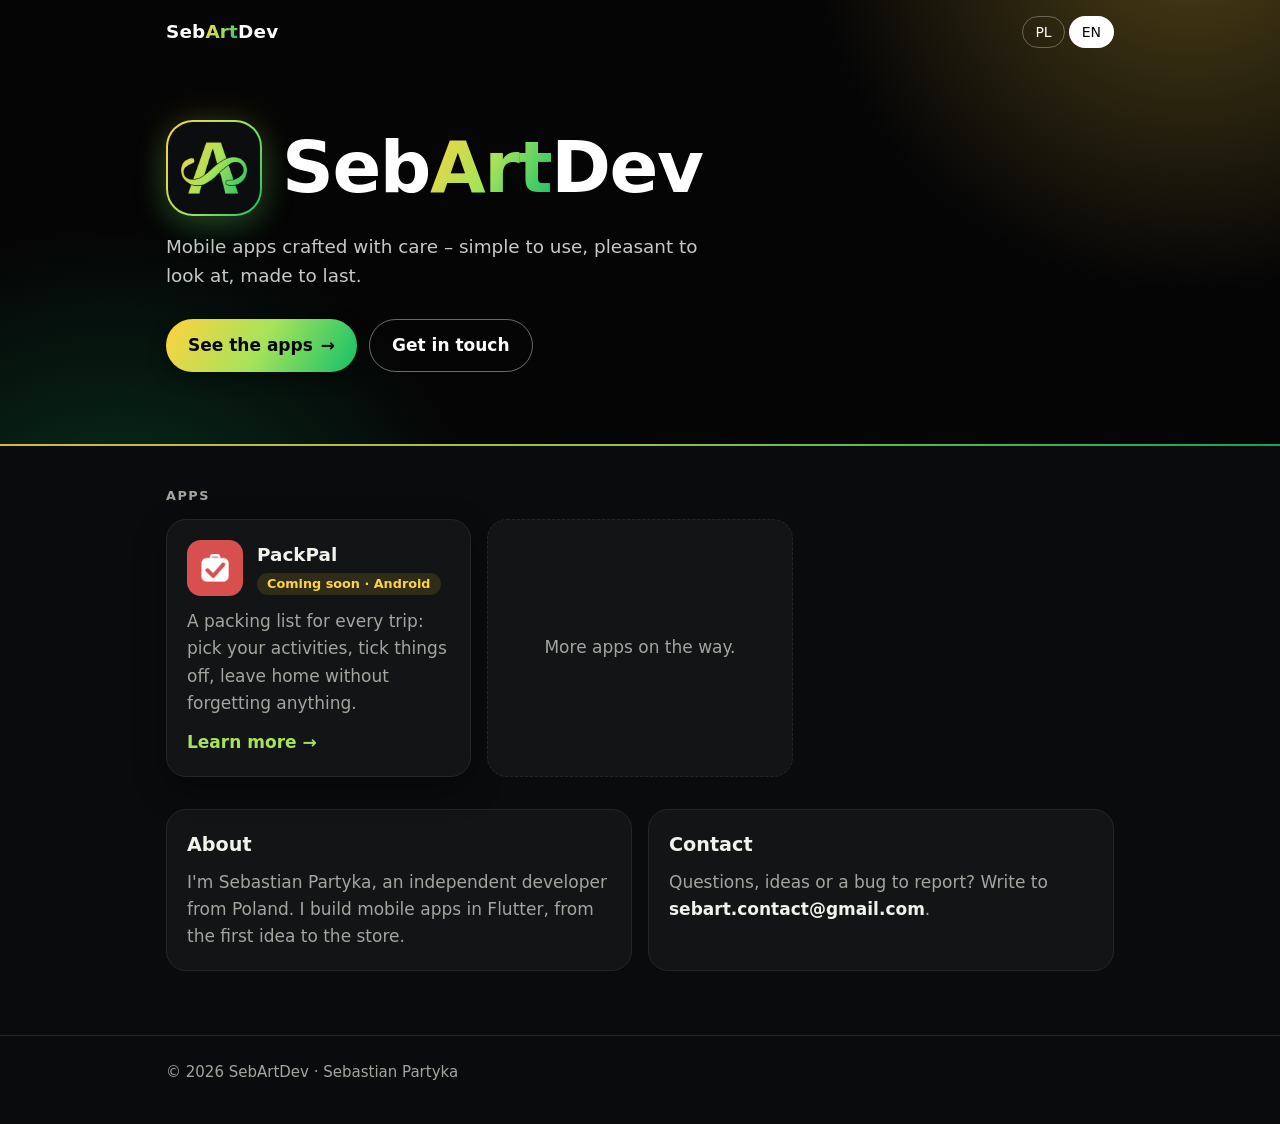
<file: index.html>
<!doctype html>
<html lang="en">
<head>
  <meta charset="utf-8">
  <meta name="viewport" content="width=device-width, initial-scale=1">
  <title>SebArtDev – mobile apps</title>
  <meta name="description" content="SebArtDev – mobile apps by Sebastian Partyka. Aplikacje mobilne Sebastiana Partyki.">
  <meta name="theme-color" content="#050506">
  <link rel="icon" href="favicon.png">
  <link rel="stylesheet" href="home.css">
</head>
<body>
  <header class="hero">
    <div class="wrap">
      <div class="bar">
        <a class="logo" href="./">Seb<b>Art</b>Dev</a>
        <div class="lang-switch">
          <button type="button" data-set-lang="pl" aria-pressed="false">PL</button>
          <button type="button" data-set-lang="en" aria-pressed="true">EN</button>
        </div>
      </div>
      <div class="hero-body">
        <div class="brand">
          <div class="logo-mark" aria-hidden="true"></div>
          <h1 class="wordmark">Seb<b>Art</b>Dev</h1>
        </div>
        <p class="tagline" data-lang="en">Mobile apps crafted with care –
          simple to use, pleasant to look at, made to last.</p>
        <p class="tagline" data-lang="pl">Aplikacje mobilne robione
          starannie – proste w obsłudze, przyjemne dla oka, zrobione na
          lata.</p>
        <div class="hero-links">
          <a class="pill primary" href="#apps" data-lang="en">See the apps <span class="arrow" aria-hidden="true">→</span></a>
          <a class="pill primary" href="#apps" data-lang="pl">Zobacz aplikacje <span class="arrow" aria-hidden="true">→</span></a>
          <a class="pill ghost" href="#contact" data-lang="en">Get in touch</a>
          <a class="pill ghost" href="#contact" data-lang="pl">Kontakt</a>
        </div>
      </div>
    </div>
    <div class="hero-line"></div>
  </header>

  <main class="wrap">
    <section id="apps">
      <p class="eyebrow" data-lang="en">Apps</p>
      <p class="eyebrow" data-lang="pl">Aplikacje</p>
      <div class="apps">
        <a class="app" href="packpal/">
          <div class="app-head">
            <img src="packpal/icon.png" alt="">
            <div>
              <strong>PackPal</strong>
              <span class="chip" data-lang="en">Coming soon · Android</span>
              <span class="chip" data-lang="pl">Wkrótce · Android</span>
            </div>
          </div>
          <p data-lang="en">A packing list for every trip: pick your
            activities, tick things off, leave home without forgetting
            anything.</p>
          <p data-lang="pl">Lista pakowania na każdy wyjazd: zaznacz
            aktywności, odhaczaj rzeczy i wychodź z domu bez obaw, że coś
            zostało.</p>
          <span class="more" data-lang="en">Learn more →</span>
          <span class="more" data-lang="pl">Więcej →</span>
        </a>
        <div class="app placeholder">
          <p data-lang="en">More apps on the way.</p>
          <p data-lang="pl">Kolejne aplikacje w drodze.</p>
        </div>
      </div>
    </section>

    <section class="about">
      <div class="panel">
        <h2 data-lang="en">About</h2>
        <h2 data-lang="pl">O mnie</h2>
        <p data-lang="en">I'm Sebastian Partyka, an independent developer
          from Poland. I build mobile apps in Flutter, from the first idea
          to the store.</p>
        <p data-lang="pl">Jestem Sebastian Partyka, niezależny twórca
          z Polski. Tworzę aplikacje mobilne we Flutterze – od pierwszego
          pomysłu do publikacji w sklepie.</p>
      </div>
      <div class="panel" id="contact">
        <h2 data-lang="en">Contact</h2>
        <h2 data-lang="pl">Kontakt</h2>
        <p data-lang="en">Questions, ideas or a bug to report? Write to
          <span class="mail"></span>.</p>
        <p data-lang="pl">Pytanie, pomysł albo błąd do zgłoszenia? Napisz
          na <span class="mail"></span>.</p>
      </div>
    </section>
  </main>

  <footer>
    <div class="wrap">© 2026 SebArtDev · Sebastian Partyka</div>
  </footer>
  <script src="lang.js"></script>
  <script src="ripple.js"></script>
</body>
</html>
</file>
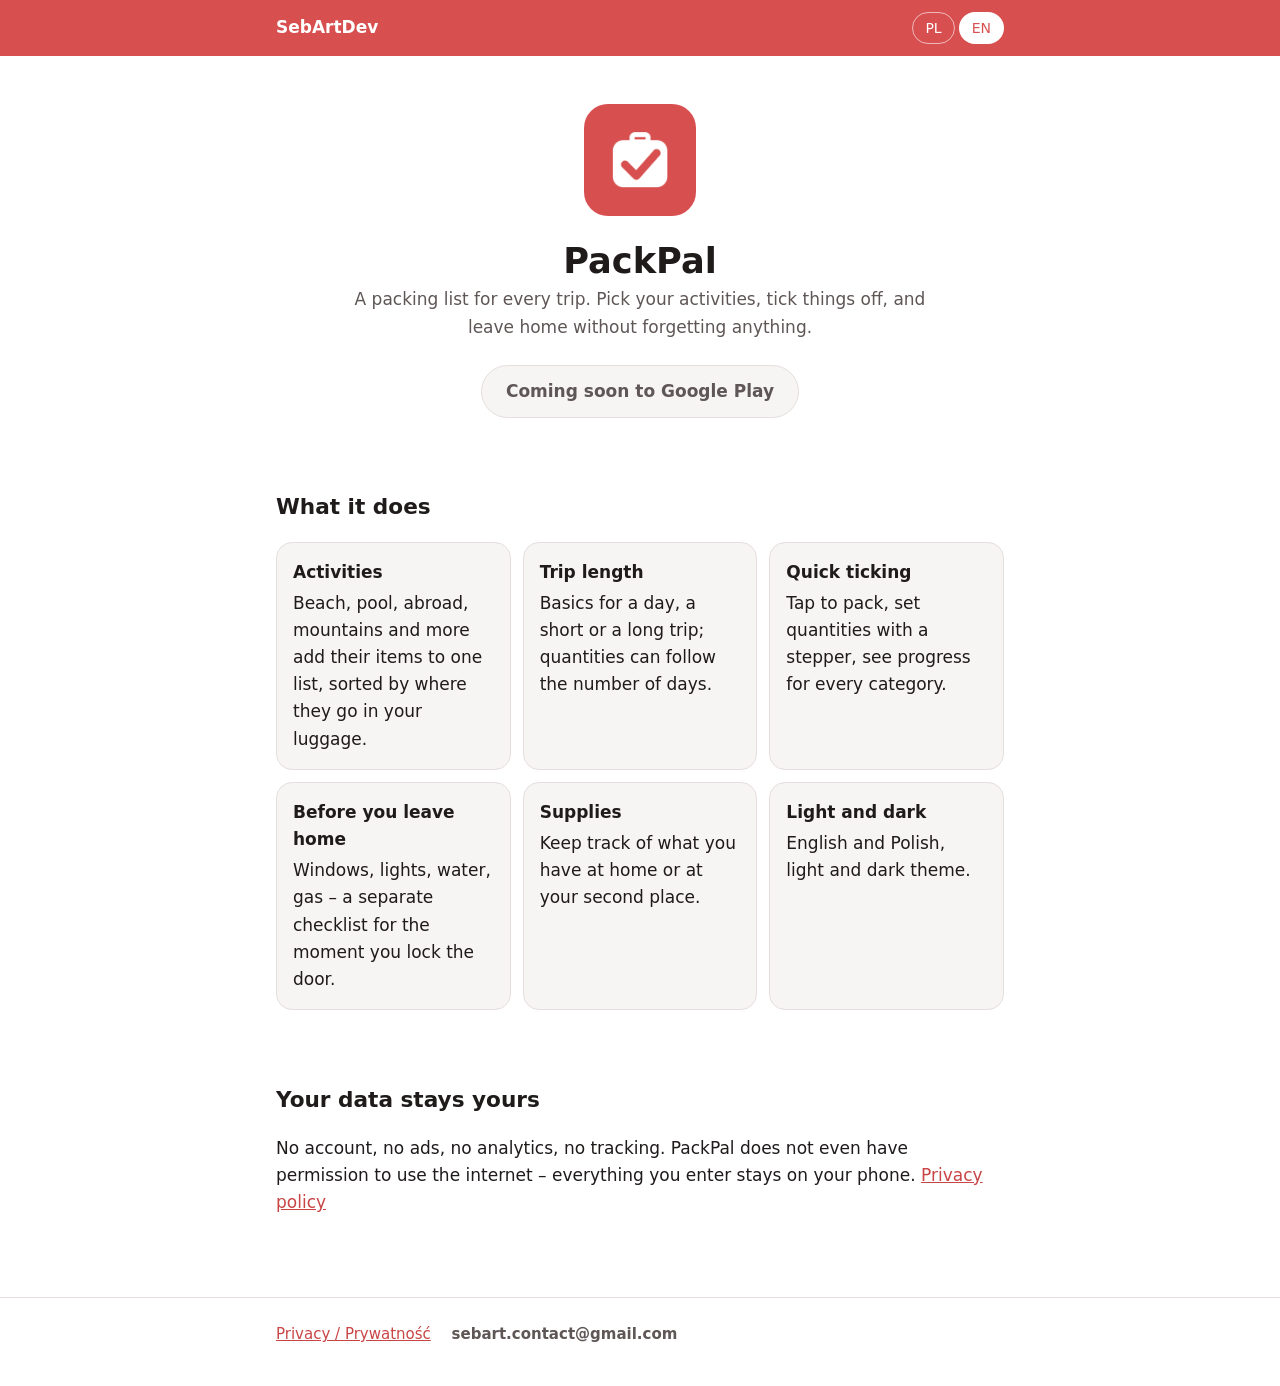
<file: packpal/index.html>
<!doctype html>
<html lang="en">
<head>
  <meta charset="utf-8">
  <meta name="viewport" content="width=device-width, initial-scale=1">
  <title>PackPal – packing list</title>
  <meta name="description" content="PackPal – an offline packing list for every trip. No account, no ads, no tracking. Lista pakowania na każdy wyjazd, offline i bez konta.">
  <link rel="icon" href="icon.png">
  <link rel="stylesheet" href="../style.css">
</head>
<body>
  <header class="top">
    <div class="wrap">
      <a href="../">SebArtDev</a>
      <div class="lang-switch">
        <button type="button" data-set-lang="pl" aria-pressed="false">PL</button>
        <button type="button" data-set-lang="en" aria-pressed="true">EN</button>
      </div>
    </div>
  </header>

  <main class="wrap">
    <!-- English -->
    <div data-lang="en">
      <div class="hero">
        <img src="icon.png" alt="PackPal icon">
        <h1>PackPal</h1>
        <p>A packing list for every trip. Pick your activities, tick things
          off, and leave home without forgetting anything.</p>
        <span class="button disabled">Coming soon to Google Play</span>
      </div>

      <section>
        <h2>What it does</h2>
        <ul class="cards">
          <li><strong>Activities</strong>Beach, pool, abroad, mountains and
            more add their items to one list, sorted by where they go in
            your luggage.</li>
          <li><strong>Trip length</strong>Basics for a day, a short or a long
            trip; quantities can follow the number of days.</li>
          <li><strong>Quick ticking</strong>Tap to pack, set quantities with
            a stepper, see progress for every category.</li>
          <li><strong>Before you leave home</strong>Windows, lights, water,
            gas – a separate checklist for the moment you lock the door.</li>
          <li><strong>Supplies</strong>Keep track of what you have at home
            or at your second place.</li>
          <li><strong>Light and dark</strong>English and Polish, light and
            dark theme.</li>
        </ul>
      </section>

      <section>
        <h2>Your data stays yours</h2>
        <p>No account, no ads, no analytics, no tracking. PackPal does not
          even have permission to use the internet – everything you enter
          stays on your phone. <a href="privacy.html">Privacy policy</a></p>
      </section>
    </div>

    <!-- Polski -->
    <div data-lang="pl">
      <div class="hero">
        <img src="icon.png" alt="Ikona PackPal">
        <h1>PackPal</h1>
        <p>Lista pakowania na każdy wyjazd. Zaznacz aktywności, odhaczaj
          rzeczy i wychodź z domu bez obawy, że coś zostało.</p>
        <span class="button disabled">Wkrótce w Google Play</span>
      </div>

      <section>
        <h2>Co potrafi</h2>
        <ul class="cards">
          <li><strong>Aktywności</strong>Plaża, basen, zagranica, góry
            i inne dokładają rzeczy do jednej listy, ułożonej według miejsca
            w bagażu.</li>
          <li><strong>Długość wyjazdu</strong>Podstawy na dzień, krótki albo
            długi wyjazd; ilości mogą rosnąć z liczbą dni.</li>
          <li><strong>Szybkie odhaczanie</strong>Tap i spakowane, ilość
            stepperem, postęp w każdej kategorii.</li>
          <li><strong>Przed wyjściem z domu</strong>Okna, światła, woda,
            gaz – osobna lista na moment zamykania drzwi.</li>
          <li><strong>Zapasy</strong>Wiesz, ile czego masz w domu albo na
            stancji.</li>
          <li><strong>Jasny i ciemny</strong>Po polsku i po angielsku, motyw
            jasny i ciemny.</li>
        </ul>
      </section>

      <section>
        <h2>Twoje dane są Twoje</h2>
        <p>Bez konta, reklam, analityki i śledzenia. PackPal nie ma nawet
          uprawnienia do internetu – wszystko, co wpiszesz, zostaje na
          telefonie. <a href="privacy.html">Polityka prywatności</a></p>
      </section>
    </div>
  </main>

  <footer>
    <div class="wrap">
      <a href="privacy.html">Privacy / Prywatność</a>
      <span class="mail"></span>
    </div>
  </footer>
  <script src="../lang.js"></script>
</body>
</html>
</file>
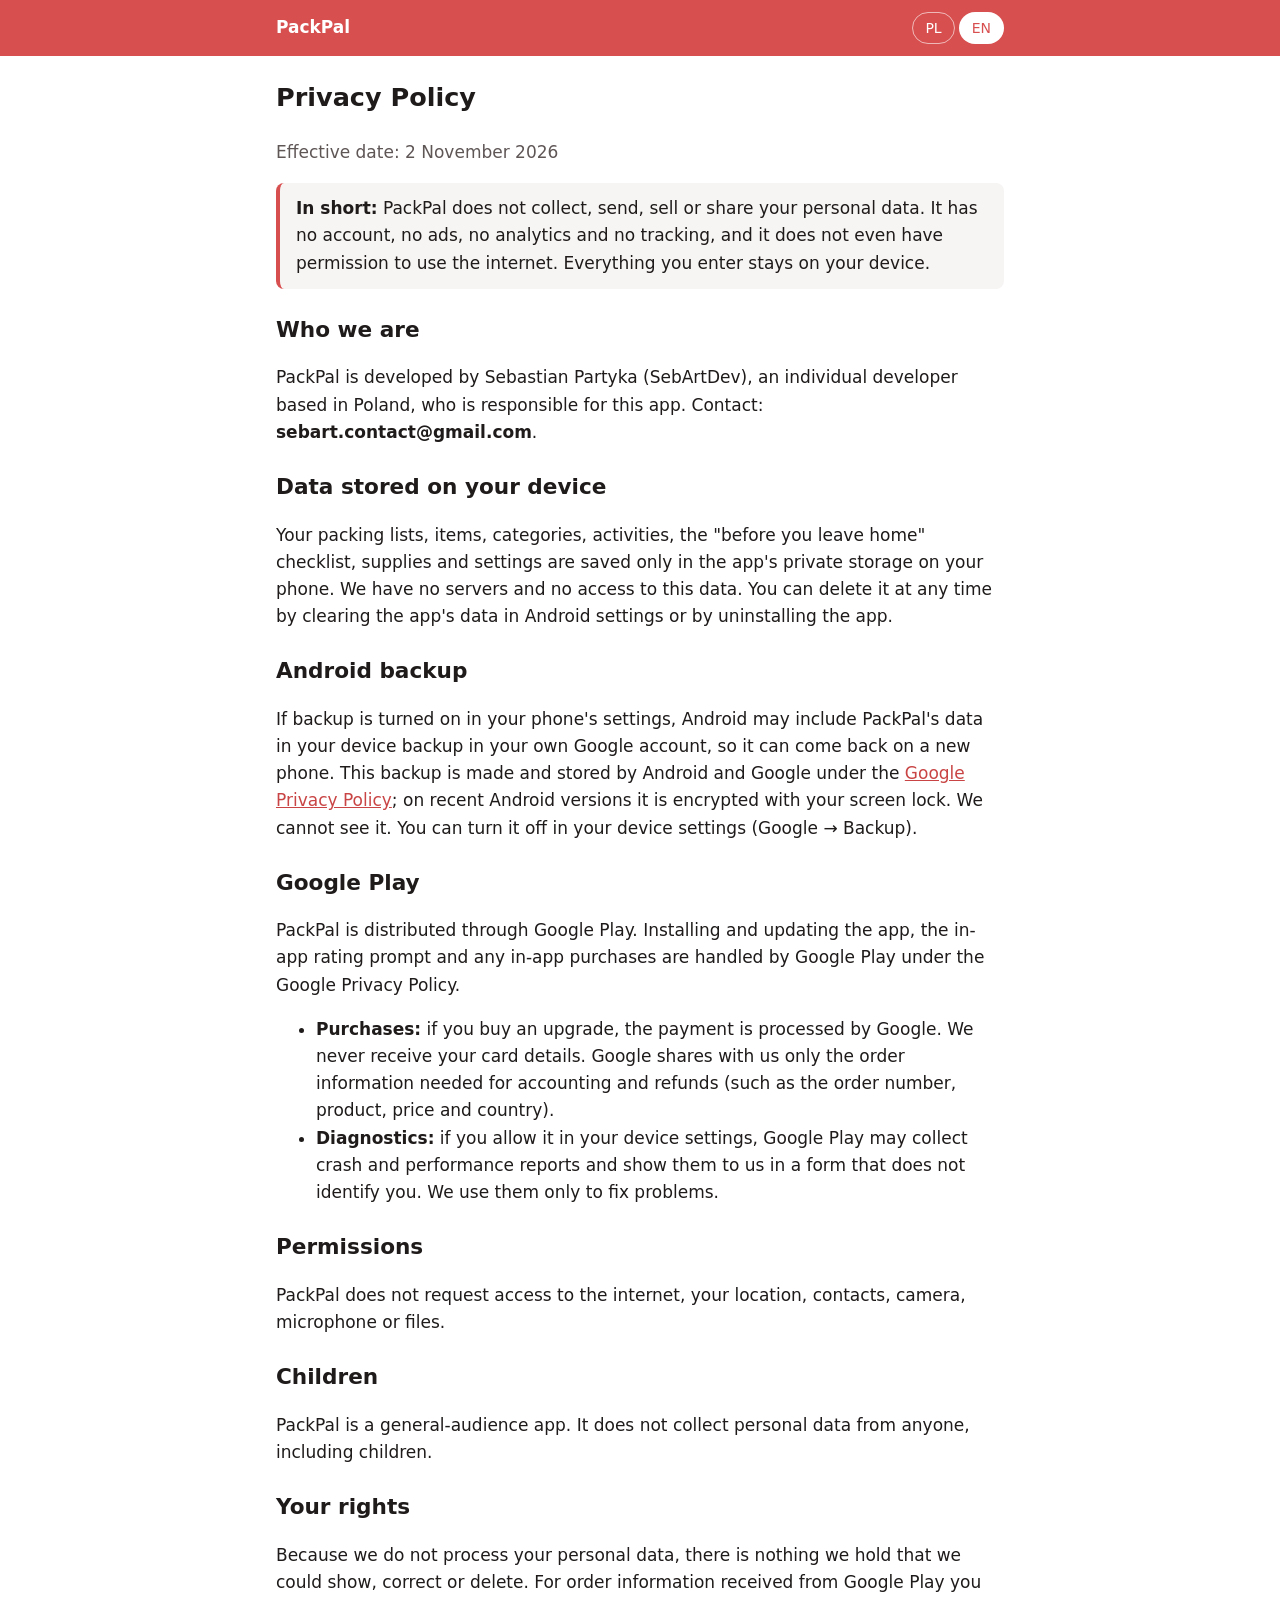
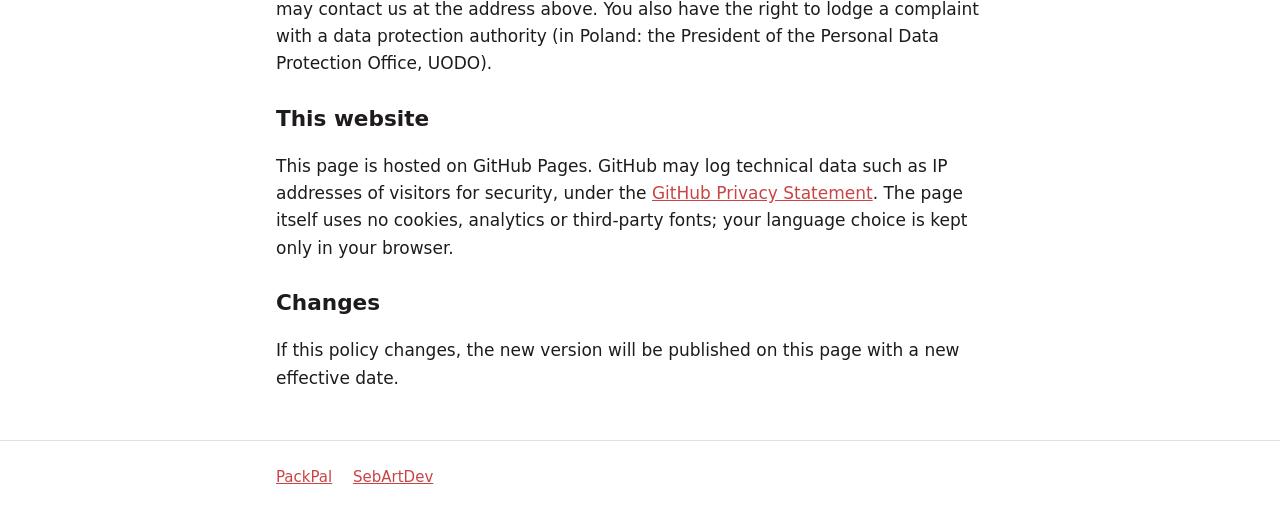
<file: packpal/privacy.html>
<!doctype html>
<html lang="en">
<head>
  <meta charset="utf-8">
  <meta name="viewport" content="width=device-width, initial-scale=1">
  <title>PackPal – Privacy Policy</title>
  <meta name="description" content="Privacy policy of PackPal, the offline packing list app by SebArtDev.">
  <link rel="icon" href="icon.png">
  <link rel="stylesheet" href="../style.css">
</head>
<body>
  <header class="top">
    <div class="wrap">
      <a href="./">PackPal</a>
      <div class="lang-switch">
        <button type="button" data-set-lang="pl" aria-pressed="false">PL</button>
        <button type="button" data-set-lang="en" aria-pressed="true">EN</button>
      </div>
    </div>
  </header>

  <main class="wrap">
    <!-- English -->
    <article data-lang="en">
      <h1>Privacy Policy</h1>
      <p class="muted">Effective date: 2 November 2026</p>

      <p class="note"><strong>In short:</strong> PackPal does not collect,
        send, sell or share your personal data. It has no account, no ads,
        no analytics and no tracking, and it does not even have permission
        to use the internet. Everything you enter stays on your device.</p>

      <h2>Who we are</h2>
      <p>PackPal is developed by Sebastian Partyka (SebArtDev), an
        individual developer based in Poland, who is responsible for this
        app. Contact: <span class="mail"></span>.</p>

      <h2>Data stored on your device</h2>
      <p>Your packing lists, items, categories, activities, the "before you
        leave home" checklist, supplies and settings are saved only in the
        app's private storage on your phone. We have no servers and no
        access to this data. You can delete it at any time by clearing the
        app's data in Android settings or by uninstalling the app.</p>

      <h2>Android backup</h2>
      <p>If backup is turned on in your phone's settings, Android may
        include PackPal's data in your device backup in your own Google
        account, so it can come back on a new phone. This backup is made
        and stored by Android and Google under the
        <a href="https://policies.google.com/privacy">Google Privacy
        Policy</a>; on recent Android versions it is encrypted with your
        screen lock. We cannot see it. You can turn it off in your device
        settings (Google → Backup).</p>

      <h2>Google Play</h2>
      <p>PackPal is distributed through Google Play. Installing and
        updating the app, the in-app rating prompt and any in-app purchases
        are handled by Google Play under the Google Privacy Policy.</p>
      <ul>
        <li><strong>Purchases:</strong> if you buy an upgrade, the payment
          is processed by Google. We never receive your card details. Google
          shares with us only the order information needed for accounting
          and refunds (such as the order number, product, price and
          country).</li>
        <li><strong>Diagnostics:</strong> if you allow it in your device
          settings, Google Play may collect crash and performance reports
          and show them to us in a form that does not identify you. We use
          them only to fix problems.</li>
      </ul>

      <h2>Permissions</h2>
      <p>PackPal does not request access to the internet, your location,
        contacts, camera, microphone or files.</p>

      <h2>Children</h2>
      <p>PackPal is a general-audience app. It does not collect personal
        data from anyone, including children.</p>

      <h2>Your rights</h2>
      <p>Because we do not process your personal data, there is nothing we
        hold that we could show, correct or delete. For order information
        received from Google Play you may contact us at the address above.
        You also have the right to lodge a complaint with a data protection
        authority (in Poland: the President of the Personal Data Protection
        Office, UODO).</p>

      <h2>This website</h2>
      <p>This page is hosted on GitHub Pages. GitHub may log technical data
        such as IP addresses of visitors for security, under the
        <a href="https://docs.github.com/site-policy/privacy-policies/github-general-privacy-statement">GitHub
        Privacy Statement</a>. The page itself uses no cookies, analytics or
        third-party fonts; your language choice is kept only in your
        browser.</p>

      <h2>Changes</h2>
      <p>If this policy changes, the new version will be published on this
        page with a new effective date.</p>
    </article>

    <!-- Polski -->
    <article data-lang="pl">
      <h1>Polityka prywatności</h1>
      <p class="muted">Obowiązuje od: 2 listopada 2026</p>

      <p class="note"><strong>W skrócie:</strong> PackPal nie zbiera, nie
        wysyła, nie sprzedaje ani nie udostępnia Twoich danych osobowych.
        Nie ma konta, reklam, analityki ani śledzenia i nie ma nawet
        uprawnienia do korzystania z internetu. Wszystko, co wpiszesz,
        zostaje na Twoim urządzeniu.</p>

      <h2>Kim jesteśmy</h2>
      <p>Twórcą aplikacji PackPal i osobą za nią odpowiedzialną jest
        Sebastian Partyka (SebArtDev), niezależny twórca z Polski. Kontakt:
        <span class="mail"></span>.</p>

      <h2>Dane zapisane na urządzeniu</h2>
      <p>Listy pakowania, rzeczy, kategorie, aktywności, lista „Przed
        wyjściem z domu”, zapasy i ustawienia są zapisywane wyłącznie
        w prywatnej pamięci aplikacji na Twoim telefonie. Nie mamy serwerów
        ani dostępu do tych danych. Możesz je w każdej chwili usunąć,
        czyszcząc dane aplikacji w ustawieniach Androida albo odinstalowując
        aplikację.</p>

      <h2>Kopia zapasowa Androida</h2>
      <p>Jeśli w ustawieniach telefonu masz włączoną kopię zapasową, Android
        może dołączyć dane PackPal do kopii urządzenia na Twoim koncie
        Google, żeby wróciły na nowym telefonie. Tę kopię tworzy i przechowuje
        Android i Google zgodnie z
        <a href="https://policies.google.com/privacy?hl=pl">Polityką
        prywatności Google</a>; w nowszych wersjach Androida jest szyfrowana
        blokadą ekranu. Nie mamy do niej dostępu. Możesz ją wyłączyć
        w ustawieniach telefonu (Google → Kopia zapasowa).</p>

      <h2>Google Play</h2>
      <p>PackPal jest udostępniany przez Google Play. Instalację,
        aktualizacje, prośbę o ocenę w aplikacji i ewentualne zakupy
        w aplikacji obsługuje Google Play zgodnie z Polityką prywatności
        Google.</p>
      <ul>
        <li><strong>Zakupy:</strong> jeśli kupisz rozszerzenie, płatność
          obsługuje Google. Nigdy nie otrzymujemy danych Twojej karty. Google
          przekazuje nam tylko informacje o zamówieniu potrzebne do
          rozliczeń i zwrotów (np. numer zamówienia, produkt, cenę
          i kraj).</li>
        <li><strong>Diagnostyka:</strong> jeśli zezwalasz na to
          w ustawieniach urządzenia, Google Play może zbierać raporty
          o awariach i wydajności i pokazywać je nam w formie, która Cię nie
          identyfikuje. Używamy ich wyłącznie do naprawiania błędów.</li>
      </ul>

      <h2>Uprawnienia</h2>
      <p>PackPal nie prosi o dostęp do internetu, lokalizacji, kontaktów,
        aparatu, mikrofonu ani plików.</p>

      <h2>Dzieci</h2>
      <p>PackPal jest aplikacją dla wszystkich. Nie zbiera danych osobowych
        od nikogo, w tym od dzieci.</p>

      <h2>Twoje prawa</h2>
      <p>Ponieważ nie przetwarzamy Twoich danych osobowych, nie mamy
        niczego, co moglibyśmy Ci udostępnić, poprawić czy usunąć.
        W sprawie informacji o zamówieniach otrzymanych z Google Play możesz
        napisać na adres podany wyżej. Masz też prawo wnieść skargę do
        Prezesa Urzędu Ochrony Danych Osobowych (UODO).</p>

      <h2>Ta strona</h2>
      <p>Ta strona jest hostowana w serwisie GitHub Pages. GitHub może
        zapisywać dane techniczne, np. adresy IP odwiedzających, w celach
        bezpieczeństwa, zgodnie z
        <a href="https://docs.github.com/site-policy/privacy-policies/github-general-privacy-statement">GitHub
        Privacy Statement</a>. Sama strona nie używa plików cookie,
        analityki ani zewnętrznych czcionek; wybór języka jest zapamiętywany
        tylko w Twojej przeglądarce.</p>

      <h2>Zmiany</h2>
      <p>Jeśli polityka się zmieni, nowa wersja zostanie opublikowana na tej
        stronie z nową datą obowiązywania.</p>
    </article>
  </main>

  <footer>
    <div class="wrap">
      <a href="./">PackPal</a>
      <a href="../">SebArtDev</a>
    </div>
  </footer>
  <script src="../lang.js"></script>
</body>
</html>
</file>
<file: home.css>
/* Portfolio home page; app pages use style.css with their own colours.
   Black dominates; yellow and green only as light and accents. */
:root {
  color-scheme: dark;
  --black: #050506;
  --yellow: #ffd23f;
  --lime: #a6e35a;
  --green: #12c06a;
  --brand: linear-gradient(120deg, var(--yellow) 0%, var(--lime) 50%,
      var(--green) 100%);
  --bg: #0a0b0c;
  --card: #121416;
  --text: #f1f2ec;
  --muted: #a1a69f;
  --border: #23272a;
  --radius: 20px;
  --max: 980px;
}

* {
  box-sizing: border-box;
}

html {
  scroll-behavior: smooth;
}

body {
  margin: 0;
  background: var(--bg);
  color: var(--text);
  font-family: system-ui, -apple-system, "Segoe UI", Roboto, Ubuntu,
    "Helvetica Neue", Arial, sans-serif;
  font-size: 17px;
  line-height: 1.6;
}

a {
  color: var(--lime);
}

.wrap {
  max-width: var(--max);
  margin: 0 auto;
  padding: 0 16px;
}

/* Hero */

.hero {
  position: relative;
  overflow: hidden;
  color: #fff;
  background: var(--black);
  isolation: isolate;
}

/* Two slow-drifting glows: yellow top right, green bottom left. */
.hero::before,
.hero::after {
  content: "";
  position: absolute;
  z-index: -1;
  width: 70vmax;
  height: 70vmax;
  border-radius: 50%;
  pointer-events: none;
}

.hero::before {
  top: -42vmax;
  right: -28vmax;
  background: radial-gradient(circle, rgba(255, 210, 63, 0.3),
      transparent 60%);
  animation: drift 18s ease-in-out infinite alternate;
}

.hero::after {
  bottom: -48vmax;
  left: -26vmax;
  background: radial-gradient(circle, rgba(18, 192, 106, 0.28),
      transparent 60%);
  animation: drift 22s ease-in-out infinite alternate-reverse;
}

@keyframes drift {
  to {
    transform: translate(6vmax, 4vmax) scale(1.1);
  }
}

/* A thin brand-coloured line closing the hero. */
.hero-line {
  height: 2px;
  background: var(--brand);
  opacity: 0.85;
}

.hero .bar {
  display: flex;
  align-items: center;
  justify-content: space-between;
  gap: 12px;
  min-height: 64px;
}

.logo {
  color: #fff;
  text-decoration: none;
  font-weight: 700;
  font-size: 1.15rem;
  letter-spacing: 0.01em;
}

.logo b,
.wordmark b {
  font-weight: inherit;
  background: var(--brand);
  -webkit-background-clip: text;
  background-clip: text;
  color: transparent;
}

.lang-switch {
  display: flex;
  gap: 4px;
}

.lang-switch button {
  position: relative;
  overflow: hidden;
  transition: transform 0.2s ease, background-color 0.2s ease,
    color 0.2s ease;
  border: 1px solid rgba(255, 255, 255, 0.3);
  background: transparent;
  color: #fff;
  border-radius: 999px;
  padding: 4px 12px;
  font: inherit;
  font-size: 14px;
  cursor: pointer;
}

.lang-switch button:hover {
  transform: translateY(-1px);
  background: rgba(255, 255, 255, 0.12);
}

.lang-switch button:active {
  transform: scale(0.94);
}

.lang-switch button[aria-pressed="true"] {
  background: #fff;
  color: var(--black);
}

.hero-body {
  padding: 56px 0 72px;
}

.brand {
  display: flex;
  align-items: center;
  gap: 20px;
}

/* Black tile with a gradient rim; the logo is painted with the brand
   gradient through its shape. The mask is inlined (from logo.png)
   because browsers refuse mask images from file:// pages. */
.logo-mark {
  --logo: url("[data-uri]");
  position: relative;
  flex: none;
  width: clamp(64px, 14vw, 96px);
  aspect-ratio: 1;
  border-radius: 28%;
  border: 2px solid transparent;
  background: linear-gradient(#0c0d0e, #0c0d0e) padding-box,
    var(--brand) border-box;
  box-shadow: 0 0 36px rgba(255, 210, 63, 0.18),
    0 12px 32px rgba(18, 192, 106, 0.22);
}

.logo-mark::after {
  content: "";
  position: absolute;
  inset: 14%;
  background: var(--brand);
  -webkit-mask: var(--logo) center / contain no-repeat;
  mask: var(--logo) center / contain no-repeat;
}

.wordmark {
  margin: 0;
  font-size: clamp(2.6rem, 9vw, 4.5rem);
  line-height: 1.05;
  font-weight: 800;
  letter-spacing: -0.02em;
}

.tagline {
  margin: 16px 0 0;
  max-width: 30em;
  font-size: 1.15rem;
  color: rgba(255, 255, 255, 0.78);
}

.hero-links {
  display: flex;
  flex-wrap: wrap;
  gap: 12px;
  margin-top: 28px;
}

.pill {
  position: relative;
  overflow: hidden;
  display: inline-flex;
  align-items: center;
  gap: 8px;
  padding: 12px 22px;
  border-radius: 999px;
  text-decoration: none;
  font-weight: 600;
  transition: transform 0.25s cubic-bezier(0.2, 0.8, 0.2, 1),
    box-shadow 0.25s ease, background-color 0.25s ease;
}

/* A light streak sweeping across on hover. */
.pill::before {
  content: "";
  position: absolute;
  inset: 0;
  background: linear-gradient(
    110deg,
    transparent 30%,
    rgba(255, 255, 255, 0.55) 50%,
    transparent 70%
  );
  transform: translateX(-120%);
  pointer-events: none;
}

.pill .arrow {
  display: inline-block;
  transition: transform 0.25s cubic-bezier(0.2, 0.8, 0.2, 1);
}

.pill:hover,
.pill:focus-visible {
  transform: translateY(-3px);
}

.pill:hover::before,
.pill:focus-visible::before {
  transform: translateX(120%);
  transition: transform 0.7s ease;
}

.pill:hover .arrow,
.pill:focus-visible .arrow {
  transform: translateX(4px);
}

.pill:active {
  transform: translateY(0) scale(0.96);
  transition-duration: 0.08s;
}

.pill:focus-visible,
.lang-switch button:focus-visible {
  outline: 3px solid var(--yellow);
  outline-offset: 3px;
}

.pill.primary {
  background: var(--brand);
  color: var(--black);
  box-shadow: 0 6px 18px rgba(0, 0, 0, 0.4);
}

.pill.primary:hover,
.pill.primary:focus-visible {
  box-shadow: 0 12px 28px rgba(166, 227, 90, 0.35),
    0 0 0 4px rgba(255, 210, 63, 0.2);
}

.pill.ghost {
  border: 1px solid rgba(255, 255, 255, 0.4);
  color: #fff;
}

.pill.ghost::before {
  background: linear-gradient(
    110deg,
    transparent 30%,
    rgba(255, 255, 255, 0.22) 50%,
    transparent 70%
  );
}

.pill.ghost:hover,
.pill.ghost:focus-visible {
  background: rgba(255, 255, 255, 0.1);
  box-shadow: 0 10px 26px rgba(18, 192, 106, 0.3);
}

/* Click ripple, added by ripple.js. */
.ripple {
  position: absolute;
  border-radius: 50%;
  transform: scale(0);
  background: currentColor;
  opacity: 0.25;
  pointer-events: none;
  animation: ripple 0.6s ease-out forwards;
}

@keyframes ripple {
  to {
    transform: scale(1);
    opacity: 0;
  }
}

/* Content */

main {
  padding-top: 8px;
}

section {
  padding: 8px 0 24px;
}

.eyebrow {
  margin: 32px 0 12px;
  font-size: 0.8rem;
  font-weight: 700;
  letter-spacing: 0.12em;
  text-transform: uppercase;
  color: var(--muted);
}

.apps {
  display: grid;
  grid-template-columns: repeat(auto-fill, minmax(280px, 1fr));
  gap: 16px;
}

.app {
  position: relative;
  overflow: hidden;
  display: flex;
  flex-direction: column;
  gap: 12px;
  padding: 20px;
  border-radius: var(--radius);
  background: var(--card);
  border: 1px solid var(--border);
  box-shadow: 0 12px 32px rgba(0, 0, 0, 0.35);
  color: inherit;
  text-decoration: none;
  transition: transform 0.25s cubic-bezier(0.2, 0.8, 0.2, 1),
    box-shadow 0.25s ease, border-color 0.25s ease;
}

a.app:hover,
a.app:focus-visible {
  transform: translateY(-4px);
  border-color: rgba(166, 227, 90, 0.5);
  box-shadow: 0 20px 44px rgba(18, 192, 106, 0.16),
    0 0 0 1px rgba(255, 210, 63, 0.12);
}

/* A soft light streak across the card on hover, like on the buttons. */
a.app::before {
  content: "";
  position: absolute;
  inset: 0;
  background: linear-gradient(
    110deg,
    transparent 35%,
    rgba(255, 255, 255, 0.07) 50%,
    transparent 65%
  );
  transform: translateX(-120%);
  pointer-events: none;
}

a.app:hover::before,
a.app:focus-visible::before {
  transform: translateX(120%);
  transition: transform 0.9s ease;
}

a.app:active {
  transform: translateY(-1px) scale(0.99);
  transition-duration: 0.08s;
}

a.app:focus-visible {
  outline: 3px solid var(--yellow);
  outline-offset: 3px;
}

a.app .more {
  transition: letter-spacing 0.25s ease;
}

a.app:hover .more {
  letter-spacing: 0.02em;
}

.app-head {
  display: flex;
  align-items: center;
  gap: 14px;
}

.app-head img {
  width: 56px;
  height: 56px;
  border-radius: 14px;
  flex: none;
}

.app-head strong {
  display: block;
  font-size: 1.15rem;
}

.chip {
  display: inline-block;
  margin-top: 2px;
  padding: 1px 10px;
  border-radius: 999px;
  font-size: 0.8rem;
  font-weight: 600;
  background: rgba(255, 210, 63, 0.12);
  color: var(--yellow);
}

.app p {
  margin: 0;
  color: var(--muted);
}

.app .more {
  margin-top: auto;
  font-weight: 600;
  color: var(--lime);
}

.app.placeholder {
  align-items: center;
  justify-content: center;
  text-align: center;
  min-height: 160px;
  border-style: dashed;
  box-shadow: none;
  color: var(--muted);
}

.about {
  display: grid;
  gap: 16px;
  grid-template-columns: repeat(auto-fit, minmax(260px, 1fr));
}

.panel {
  padding: 20px;
  border-radius: var(--radius);
  background: var(--card);
  border: 1px solid var(--border);
}

.panel h2 {
  margin: 0 0 8px;
  font-size: 1.2rem;
}

.panel p {
  margin: 0;
  color: var(--muted);
}

.panel .mail {
  color: var(--text);
  font-weight: 600;
}

footer {
  margin-top: 40px;
  padding: 24px 0 40px;
  border-top: 1px solid var(--border);
  color: var(--muted);
  font-size: 15px;
}

[hidden] {
  display: none !important;
}

/* E-mail address kept out of the HTML (no mailto, not selectable) so
   simple spam bots cannot harvest it; same rule lives in style.css. */
.mail {
  -webkit-user-select: none;
  user-select: none;
  white-space: nowrap;
}

.mail::after {
  content: "\73 \65 \62 \61 \72 \74 \2e \63 \6f \6e \74 \61 \63 \74 \40 \67 \6d \61 \69 \6c \2e \63 \6f \6d ";
}

@media (prefers-reduced-motion: reduce) {
  html {
    scroll-behavior: auto;
  }

  *,
  *::before,
  *::after {
    transition: none !important;
    animation: none !important;
  }
}
</file>
<file: style.css>
:root {
  --brand: #d84f4f;
  --accent: #c94545;
  --bg: #ffffff;
  --surface: #f7f4f4;
  --text: #1f1b1b;
  --muted: #5f5656;
  --border: #e6dede;
  --on-brand: #ffffff;
  --radius: 16px;
  --max: 760px;
}

@media (prefers-color-scheme: dark) {
  :root {
    --accent: #ff8a80;
    --bg: #161212;
    --surface: #221c1c;
    --text: #f3eded;
    --muted: #b9adad;
    --border: #3a3131;
  }
}

* {
  box-sizing: border-box;
}

html {
  -webkit-text-size-adjust: 100%;
}

body {
  margin: 0;
  background: var(--bg);
  color: var(--text);
  font-family: system-ui, -apple-system, "Segoe UI", Roboto, Ubuntu,
    "Helvetica Neue", Arial, sans-serif;
  font-size: 17px;
  line-height: 1.6;
}

a {
  color: var(--accent);
}

.wrap {
  max-width: var(--max);
  margin: 0 auto;
  padding: 0 16px;
}

header.top {
  background: var(--brand);
  color: var(--on-brand);
}

header.top .wrap {
  display: flex;
  align-items: center;
  justify-content: space-between;
  gap: 12px;
  min-height: 56px;
}

header.top a {
  color: var(--on-brand);
  text-decoration: none;
  font-weight: 600;
}

.lang-switch {
  display: flex;
  gap: 4px;
}

.lang-switch button {
  border: 1px solid rgba(255, 255, 255, 0.6);
  background: transparent;
  color: var(--on-brand);
  border-radius: 999px;
  padding: 4px 12px;
  font: inherit;
  font-size: 14px;
  cursor: pointer;
}

.lang-switch button[aria-pressed="true"] {
  background: var(--on-brand);
  color: var(--brand);
}

.hero {
  text-align: center;
  padding: 48px 0 32px;
}

.hero img {
  width: 112px;
  height: 112px;
  border-radius: 24px;
}

.hero h1 {
  margin: 16px 0 4px;
  font-size: 2.2rem;
  line-height: 1.2;
}

.hero p {
  margin: 0 auto;
  max-width: 34em;
  color: var(--muted);
}

.button {
  display: inline-block;
  margin-top: 24px;
  padding: 12px 24px;
  border-radius: 999px;
  background: var(--brand);
  color: var(--on-brand);
  font-weight: 600;
  text-decoration: none;
}

.button.disabled {
  background: var(--surface);
  color: var(--muted);
  border: 1px solid var(--border);
  cursor: default;
}

section {
  padding: 16px 0;
}

h2 {
  font-size: 1.35rem;
  margin: 24px 0 8px;
}

h3 {
  font-size: 1.1rem;
  margin: 20px 0 4px;
}

.cards {
  display: grid;
  grid-template-columns: repeat(auto-fit, minmax(220px, 1fr));
  gap: 12px;
  padding: 0;
  list-style: none;
}

.cards li {
  background: var(--surface);
  border: 1px solid var(--border);
  border-radius: var(--radius);
  padding: 16px;
}

.cards strong {
  display: block;
  margin-bottom: 4px;
}

.app-card {
  display: flex;
  gap: 16px;
  align-items: center;
  background: var(--surface);
  border: 1px solid var(--border);
  border-radius: var(--radius);
  padding: 16px;
  color: inherit;
  text-decoration: none;
}

.app-card img {
  width: 64px;
  height: 64px;
  border-radius: 14px;
  flex: none;
}

.app-card span {
  display: block;
  color: var(--muted);
}

.note {
  background: var(--surface);
  border-left: 4px solid var(--brand);
  border-radius: 8px;
  padding: 12px 16px;
}

.muted {
  color: var(--muted);
}

footer {
  margin-top: 48px;
  padding: 24px 0 40px;
  border-top: 1px solid var(--border);
  color: var(--muted);
  font-size: 15px;
}

footer a {
  margin-right: 16px;
}

[hidden] {
  display: none !important;
}

/* E-mail address kept out of the HTML (no mailto, not selectable) so
   simple spam bots cannot harvest it; same rule lives in home.css. */
.mail {
  -webkit-user-select: none;
  user-select: none;
  white-space: nowrap;
  font-weight: 600;
}

.mail::after {
  content: "\73 \65 \62 \61 \72 \74 \2e \63 \6f \6e \74 \61 \63 \74 \40 \67 \6d \61 \69 \6c \2e \63 \6f \6d ";
}
</file>
